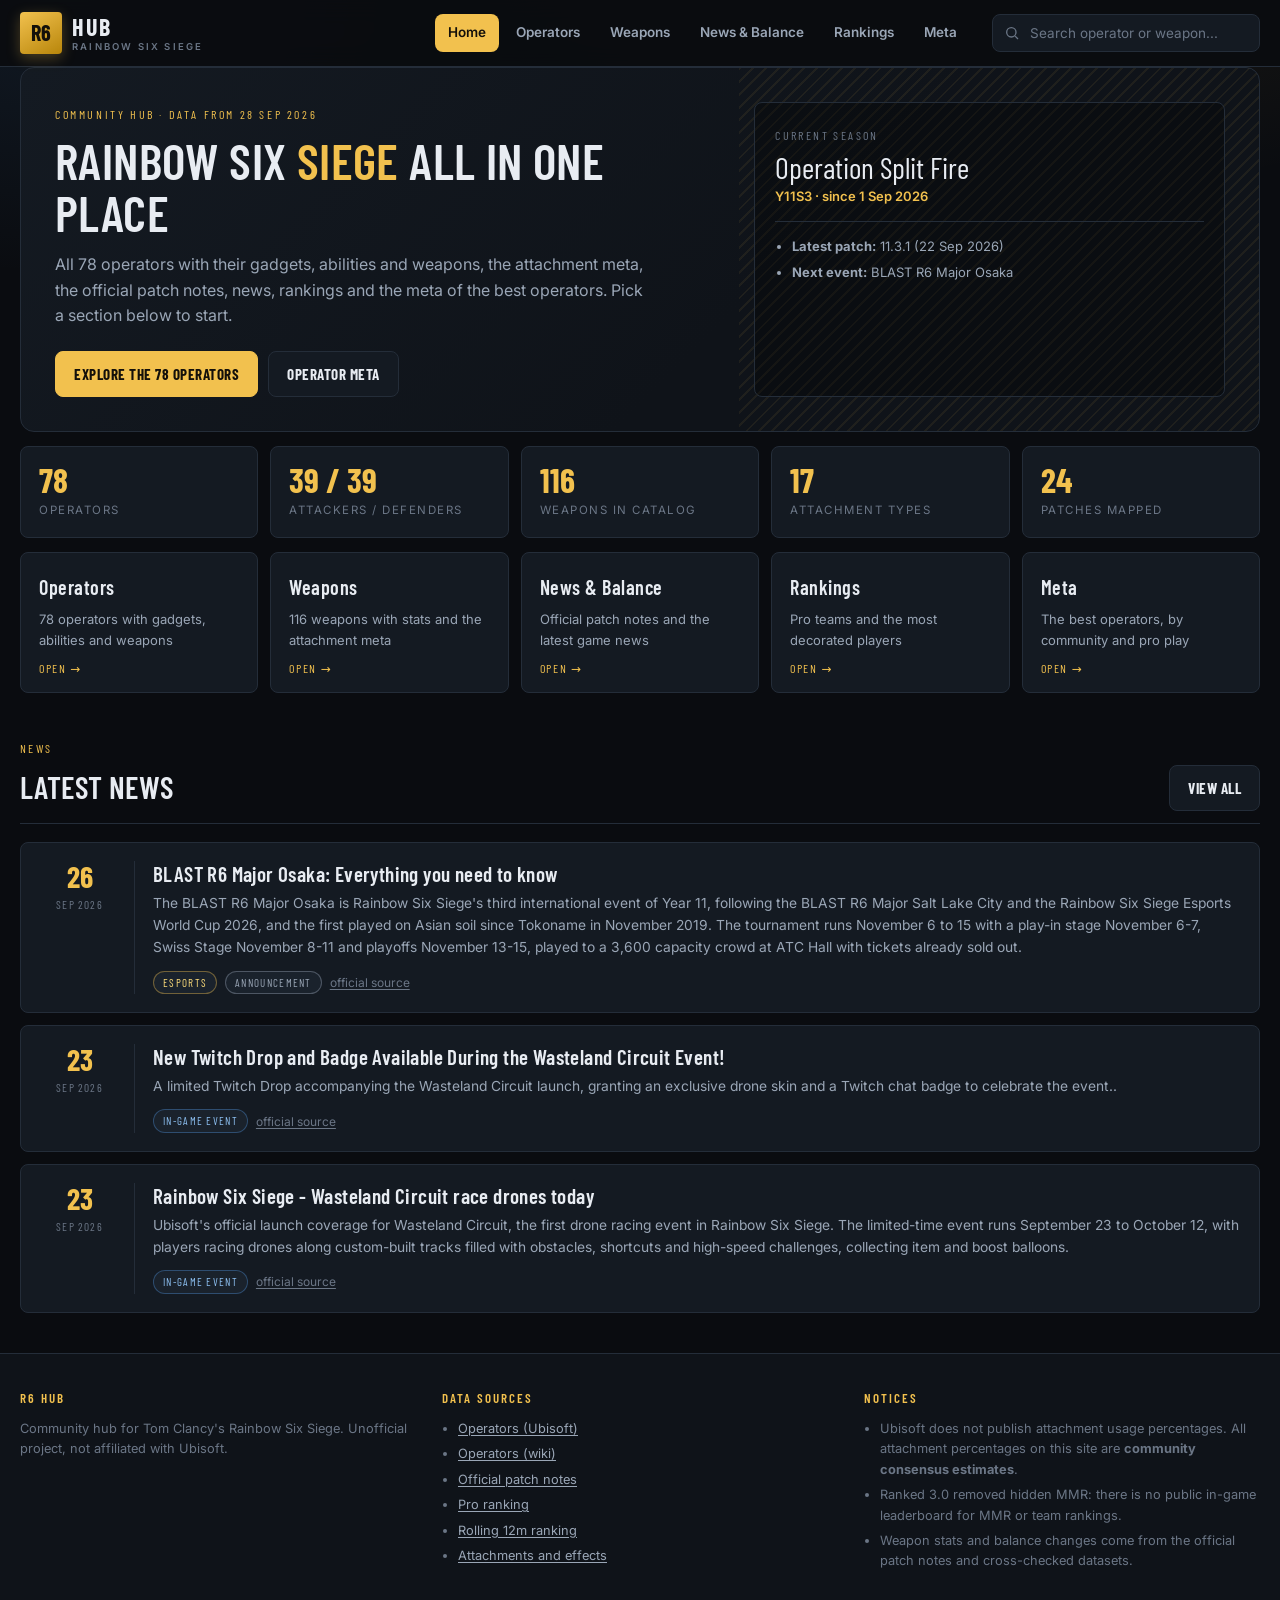
<file: index.html>
<!DOCTYPE html>
<html lang="en">
<head>
<meta charset="utf-8">
<meta name="viewport" content="width=device-width, initial-scale=1">
<title>R6-HUB</title>
<meta name="description" content="Rainbow Six Siege hub: all 78 operators with primary gadget, secondary gadgets, unique ability and weapons; estimated attachment usage; news, balance changes and rankings.">
<meta name="color-scheme" content="dark">
<link rel="preconnect" href="https://fonts.googleapis.com">
<link rel="preconnect" href="https://fonts.gstatic.com" crossorigin>
<link href="https://fonts.googleapis.com/css2?family=Barlow+Condensed:wght@500;600;700&family=Inter:wght@400;500;600;700&display=swap" rel="stylesheet">
<link rel="stylesheet" href="assets/css/styles.css">
</head>
<body>

<a class="skip" href="#main">Skip to content</a>

<header class="topbar" id="topbar">
  <div class="wrap topbar-inner">
    <a class="brand" href="#/" aria-label="R6-HUB - home">
      <span class="brand-mark" aria-hidden="true">R6</span>
      <span class="brand-text">HUB<em>Rainbow Six Siege</em></span>
    </a>

    <nav class="nav" id="nav" aria-label="Main navigation">
      <a href="#/"          data-nav="/">Home</a>
      <a href="#/agentes"   data-nav="agentes">Operators</a>
      <a href="#/armas"     data-nav="armas">Weapons</a>
      <a href="#/noticias"  data-nav="noticias">News &amp; Balance</a>
      <a href="#/rankings"  data-nav="rankings">Rankings</a>
      <a href="#/tiers"     data-nav="tiers">Meta</a>
    </nav>

    <form class="search" id="search" role="search" autocomplete="off">
      <svg viewBox="0 0 24 24" aria-hidden="true"><path d="M21 21l-4.3-4.3M11 18a7 7 0 110-14 7 7 0 010 14z"/></svg>
      <input type="search" id="search-input" placeholder="Search operator or weapon..." aria-label="Search operator or weapon">
    </form>

    <button class="burger" id="burger" aria-label="Open menu" aria-expanded="false"><span></span><span></span><span></span></button>
  </div>

  <div class="search-results" id="search-results" hidden></div>
</header>

<main id="main" class="wrap"></main>

<footer class="footer">
  <div class="wrap footer-inner">
    <div class="footer-col">
      <h4>R6 HUB</h4>
      <p>Community hub for Tom Clancy's Rainbow Six Siege. Unofficial project, not affiliated with Ubisoft.</p>
    </div>
    <div class="footer-col">
      <h4>Data sources</h4>
      <ul id="footer-sources"></ul>
    </div>
    <div class="footer-col">
      <h4>Notices</h4>
      <ul>
        <li>Ubisoft does not publish attachment usage percentages. All attachment percentages on this site are <strong>community consensus estimates</strong>.</li>
        <li>Ranked 3.0 removed hidden MMR: there is no public in-game leaderboard for MMR or team rankings.</li>
        <li>Weapon stats and balance changes come from the official patch notes and cross-checked datasets.</li>
      </ul>
    </div>
  </div>
</footer>

<script src="assets/js/config.js"></script>
<script src="assets/js/data/operators.js"></script>
<script src="assets/js/data/weapons.js"></script>
<script src="assets/js/data/rankings.js"></script>
<script src="assets/js/data/tiers.js"></script>
<script src="assets/js/data/patchnotes.js"></script>
<script src="assets/js/data/news.js"></script>
<script src="assets/js/helpers.js"></script>
<script src="assets/js/ui.js"></script>
<script src="assets/js/pages.js"></script>
<script src="assets/js/app.js"></script>
</body>
</html>
</file>
<file: assets/css/styles.css>
/* =========================================================
   R6 HUB - stylesheet
   Theme: dark tactical, gold accents (R6 identity)

   HOW THIS FILE IS ORGANIZED
     1. All colors and sizes live in the :root block at the top.
        To change the look of the whole site, edit only there.
     2. Each section is separated by a comment naming the part of
        the screen it styles. Find the part you want and edit there.
     3. Class names are kept in their original form (mostly
        Portuguese) so the HTML keeps matching the CSS.

   THINGS TO NEVER DELETE WITHOUT LOOKING FIRST
     - .avatar and .team-logo: the small image squares. If you put a
       logo in place of the drawing, the initials text must keep
       showing when the image fails to load.
     - .dots: the health and speed pips.
     - .pill: the colored category tags for news.
   ========================================================= */

/* =========================================================
   1. COLORS AND SIZES
   This is where the whole site's look is changed.
   ========================================================= */
:root {
  /* Backgrounds, from darkest to lightest */
  --fundo:        #0a0c10;
  --fundo-2:      #0f1319;
  --caixa:        #141a22;
  --caixa-2:      #1a222c;
  --linha:        #242d39;
  --linha-suave:  #1c242e;

  /* Text: normal, weaker and the weakest of all */
  --texto:        #e8ecf2;
  --texto-2:      #9aa6b6;
  --texto-3:      #6b7686;

  /* Accent colors */
  --dourado:      #f2c14e;   /* R6 brand color */
  --dourado-2:    #ffdd7a;
  --atacante:     #e2564a;
  --defensor:     #4d8fd6;
  --certo:        #4cc38a;
  --atencao:      #e8a33d;
  --erro:         #d9534f;

  /* The light versions of the colors, for text over dark backgrounds */
  --atacante-claro:  #ff8d82;
  --defensor-claro:  #8dc0f2;
  --certo-claro:     #7ee0b3;

  /* The colored borders of the tags */
  --borda-dourada:  rgba(242,193,78,.40);
  --borda-defensor: rgba(77,143,214,.40);
  --borda-certa:    rgba(76,195,138,.40);

  /* Rounded corners: small, medium and large */
  --canto-p: 4px;
  --canto-m: 8px;
  --canto-g: 14px;

  --sombra: 0 10px 30px rgba(0,0,0,.45);

  /* Maximum width of the site content */
  --largura: 1320px;

  --fonte-titulo: "Barlow Condensed", "Segoe UI", system-ui, sans-serif;
  --fonte-texto:  "Inter", "Segoe UI", system-ui, sans-serif;
}

* { box-sizing: border-box; }

html { scroll-behavior: smooth; }

body {
  margin: 0;
  background:
    radial-gradient(1100px 600px at 80% -10%, rgba(242,193,78,.10), transparent 60%),
    radial-gradient(900px 500px at 5% 0%, rgba(77,143,214,.10), transparent 55%),
    var(--fundo);
  color: var(--texto);
  font-family: var(--fonte-texto);
  font-size: 15px;
  line-height: 1.6;
  -webkit-font-smoothing: antialiased;
}

a { color: inherit; text-decoration: none; }
img, svg { max-width: 100%; }
button { font: inherit; cursor: pointer; }

.wrap { width: 100%; max-width: var(--largura); margin: 0 auto; padding: 0 20px; }

/* =========================================================
   2. TOP BAR (logo, menu, search, hamburger button)
   ========================================================= */

/* Shortcut to jump straight to the content, using the keyboard */
.skip {
  position: absolute; left: -9999px; top: 0; background: var(--dourado);
  color: #000; padding: 10px 16px; z-index: 200; font-weight: 700;
}
.skip:focus { left: 8px; top: 8px; }

/* The gold outline that appears when navigating with the keyboard */
:where(a, button, input, [tabindex]):focus-visible {
  outline: 2px solid var(--dourado);
  outline-offset: 2px;
}

.topbar {
  position: sticky; top: 0; z-index: 100;
  background: rgba(10,12,16,.92);
  backdrop-filter: blur(12px);
  border-bottom: 1px solid var(--linha);
}
.topbar-inner {
  display: flex; align-items: center; gap: 22px;
  height: 66px;
}

.brand { display: flex; align-items: center; gap: 10px; flex: 0 0 auto; }
.brand-mark {
  font-family: var(--fonte-titulo); font-weight: 700; font-size: 22px; letter-spacing: .5px;
  width: 42px; height: 42px; display: grid; place-items: center;
  background: linear-gradient(150deg, var(--dourado), #b8860b);
  color: #14100a; border-radius: var(--canto-p);
  box-shadow: 0 4px 14px rgba(242,193,78,.28);
}
.brand-text {
  font-family: var(--fonte-titulo); font-size: 24px; font-weight: 700;
  letter-spacing: 1.5px; line-height: 1;
  display: flex; flex-direction: column;
}
.brand-text em {
  font-style: normal; font-family: var(--fonte-texto);
  font-size: 9.5px; font-weight: 600; letter-spacing: 2.2px;
  color: var(--texto-3); text-transform: uppercase; margin-top: 3px;
}

.nav { display: flex; gap: 4px; margin-left: auto; }
.nav a {
  padding: 8px 13px; border-radius: var(--canto-m);
  font-size: 13.5px; font-weight: 600; color: var(--texto-2);
  white-space: nowrap; transition: .15s;
}
.nav a:hover { color: var(--texto); background: var(--caixa); }
.nav a.active { color: #14100a; background: var(--dourado); }

.search {
  display: flex; align-items: center; gap: 8px;
  background: var(--caixa); border: 1px solid var(--linha);
  border-radius: var(--canto-m); padding: 0 11px; height: 38px;
  min-width: 240px;
}
.search:focus-within { border-color: var(--dourado); }
.search svg { width: 16px; height: 16px; fill: none; stroke: var(--texto-3); stroke-width: 2; flex: 0 0 auto; }
.search input {
  background: none; border: 0; color: var(--texto);
  font: inherit; font-size: 13.5px; width: 100%; height: 100%;
}
.search input::placeholder { color: var(--texto-3); }
.search input:focus { outline: none; }
.search input::-webkit-search-cancel-button { filter: invert(.6); }

/* The results box that drops down under the search */
.search-results {
  position: absolute; left: 0; right: 0; top: 66px;
  background: var(--fundo-2); border-bottom: 1px solid var(--linha);
  box-shadow: var(--sombra); max-height: 70vh; overflow: auto;
}
.busca-grupo { padding: 10px 0; }
.busca-grupo + .busca-grupo { border-top: 1px solid var(--linha-suave); }
.busca-titulo {
  font-family: var(--fonte-titulo); font-size: 12px; letter-spacing: 1.6px;
  text-transform: uppercase; color: var(--texto-3); padding: 6px 20px;
}
.busca-item {
  display: flex; align-items: center; gap: 12px; width: 100%;
  padding: 9px 20px; background: none; border: 0; color: var(--texto);
  text-align: left; border-left: 2px solid transparent;
}
.busca-item:hover { background: var(--caixa); border-left-color: var(--dourado); }
.busca-item small { color: var(--texto-3); font-size: 12px; }
.busca-vazia { padding: 16px 20px; color: var(--texto-3); }

/* The ATK/DEF tag that appears in the search and operator cards */
.etiqueta-lado {
  font-family: var(--fonte-titulo); font-size: 10px; letter-spacing: 1px;
  padding: 1px 6px; border-radius: 3px; text-transform: uppercase; flex: 0 0 auto;
}
.etiqueta-lado.atk { background: rgba(226,86,74,.16); color: var(--atacante-claro); }
.etiqueta-lado.def { background: rgba(77,143,214,.16); color: var(--defensor-claro); }

.burger { display: none; background: none; border: 0; padding: 8px; }
.burger span { display: block; width: 22px; height: 2px; background: var(--texto); margin: 4px 0; border-radius: 2px; }

/* =========================================================
   3. BASE (headings, paragraphs, notices)
   ========================================================= */
main { padding: 34px 20px 70px; min-height: 70vh; }

h1, h2, h3, h4 { font-family: var(--fonte-titulo); font-weight: 600; letter-spacing: .4px; margin: 0; }
h1 { font-size: clamp(30px, 4.4vw, 50px); line-height: 1.04; text-transform: uppercase; }
h2 { font-size: clamp(22px, 2.6vw, 31px); text-transform: uppercase; }
h3 { font-size: 20px; }
p { margin: 0 0 12px; }

/* The header of each section: text on the left, button on the right */
.sec-head {
  display: flex; align-items: flex-end; gap: 14px;
  margin: 46px 0 18px; padding-bottom: 12px;
  border-bottom: 1px solid var(--linha);
}
.sec-head .etiqueta {
  font-family: var(--fonte-titulo); font-size: 12px; letter-spacing: 2.4px;
  text-transform: uppercase; color: var(--dourado); display: block; margin-bottom: 3px;
}
.sec-head p { color: var(--texto-2); font-size: 13.5px; margin: 6px 0 0; max-width: 72ch; }
.sec-head .empurra { margin-left: auto; }

/* The small text above the big title */
.eyebrow {
  font-family: var(--fonte-titulo); font-size: 12px; letter-spacing: 2.6px;
  text-transform: uppercase; color: var(--dourado);
}

.muted { color: var(--texto-2); }
.small { font-size: 12.5px; }
.mono { font-family: ui-monospace, "SFMono-Regular", Consolas, monospace; }

/* The notice box. Without "info" it is yellow; with "info", blue. */
.notice {
  display: flex; gap: 12px; align-items: flex-start;
  background: rgba(232,163,61,.07); border: 1px solid rgba(232,163,61,.28);
  border-radius: var(--canto-m); padding: 14px 16px; font-size: 13px; color: #f0d5a6;
  margin: 18px 0;
}
.notice.info { background: rgba(77,143,214,.07); border-color: rgba(77,143,214,.28); color: #c3dcf5; }
.notice b { color: #fff; }
.aviso-icone { font-size: 16px; line-height: 1.3; flex: 0 0 auto; }

/* The screen shown when the search finds nothing */
.empty-state { text-align: center; padding: 60px 20px; color: var(--texto-3); }
.empty-state b { display: block; font-family: var(--fonte-titulo); font-size: 26px; color: var(--texto-2); margin-bottom: 6px; }

/* The breadcrumb trail: Home / Operators / Ash */
.crumbs {
  display: flex; align-items: center; gap: 8px; flex-wrap: wrap;
  font-size: 12.5px; color: var(--texto-3); margin-bottom: 18px;
}
.crumbs a { color: var(--texto-2); }
.crumbs a:hover { color: var(--dourado); }

/* =========================================================
   4. CLICKABLE BUTTONS AND TAGS
   ========================================================= */
.btn {
  display: inline-flex; align-items: center; gap: 8px;
  padding: 10px 18px; border-radius: var(--canto-m);
  font-family: var(--fonte-titulo); font-size: 15px; font-weight: 700;
  border: 1px solid var(--linha);
  background: var(--caixa); color: var(--texto);
  transition: .15s; text-transform: uppercase; letter-spacing: .5px;
}
.btn:hover { border-color: var(--dourado); color: var(--dourado); }
.btn.btn-primary { background: var(--dourado); color: #14100a; border-color: var(--dourado); }
.btn.btn-primary:hover { background: var(--dourado-2); color: #14100a; }

.chip {
  display: inline-flex; align-items: center; gap: 6px;
  padding: 6px 12px; border-radius: 999px;
  border: 1px solid var(--linha); background: var(--caixa);
  font-size: 12.5px; font-weight: 600; color: var(--texto-2);
  transition: .15s;
}
.chip:hover { border-color: var(--texto-3); color: var(--texto); }
.chip.on { background: var(--dourado); border-color: var(--dourado); color: #14100a; }

/* The "News / Balance" and "Teams / Solo" tabs */
.tabs { display: flex; gap: 6px; margin-bottom: 18px; border-bottom: 1px solid var(--linha); }
.tab {
  background: none; border: 0; border-bottom: 2px solid transparent;
  padding: 11px 18px; color: var(--texto-2); font-family: var(--fonte-titulo);
  font-size: 17px; letter-spacing: 1.2px; text-transform: uppercase; transition: .15s;
}
.tab:hover { color: var(--texto); }
.tab.on { color: var(--dourado); border-bottom-color: var(--dourado); }

/* =========================================================
   5. HOME PAGE
   ========================================================= */
.hero {
  display: grid; grid-template-columns: 1.35fr .95fr; gap: 30px;
  padding: 34px; margin-bottom: 12px;
  background: linear-gradient(135deg, var(--caixa) 0%, var(--fundo-2) 60%);
  border: 1px solid var(--linha); border-radius: var(--canto-g);
  position: relative; overflow: hidden;
}
.hero::after {
  content: ""; position: absolute; inset: 0 0 0 auto; width: 42%;
  background:
    repeating-linear-gradient(135deg, rgba(242,193,78,.07) 0 2px, transparent 2px 9px);
  pointer-events: none;
}
.hero h1 { margin: 8px 0 14px; }
.hero h1 span { color: var(--dourado); }
.hero p.lead { font-size: 16px; color: var(--texto-2); max-width: 60ch; }
.hero-acoes { display: flex; gap: 10px; flex-wrap: wrap; margin-top: 22px; }

/* The card on the right, with the current season */
.season-card {
  background: rgba(0,0,0,.32); border: 1px solid var(--linha);
  border-radius: var(--canto-m); padding: 20px; position: relative; z-index: 1;
}
.season-card .sc-label {
  font-family: var(--fonte-titulo); font-size: 12px; letter-spacing: 2.4px;
  text-transform: uppercase; color: var(--texto-3);
}
.season-card .sc-name {
  font-family: var(--fonte-titulo); font-size: 30px; line-height: 1.1; margin: 4px 0 2px;
}
.season-card .sc-date { color: var(--dourado); font-size: 13px; font-weight: 600; }
.season-card hr { border: 0; border-top: 1px solid var(--linha); margin: 14px 0; }
.season-card ul { margin: 0; padding-left: 17px; color: var(--texto-2); font-size: 13px; }
.season-card li { margin-bottom: 5px; }

/* The big numbers: 78 operators, 116 weapons and so on */
.stats {
  display: grid; grid-template-columns: repeat(auto-fit, minmax(150px, 1fr));
  gap: 12px; margin: 14px 0 4px;
}
.stat {
  background: var(--caixa); border: 1px solid var(--linha);
  border-radius: var(--canto-m); padding: 16px 18px;
}
.stat b {
  display: block; font-family: var(--fonte-titulo); font-size: 34px; line-height: 1;
  color: var(--dourado);
}
.stat span { font-size: 11.5px; letter-spacing: 1.5px; text-transform: uppercase; color: var(--texto-3); }

/* Two columns side by side on the home page */
.two-col { display: grid; grid-template-columns: 1.6fr 1fr; gap: 16px; align-items: start; }
.home-grid { display: grid; grid-template-columns: repeat(auto-fit, minmax(300px, 1fr)); gap: 14px; }

/* The 6 ranking positions on the home page */
.rank-teaser { display: grid; gap: 8px; }
.rank-teaser .rt {
  display: flex; align-items: center; gap: 12px; padding: 10px 12px;
  background: var(--fundo-2); border: 1px solid var(--linha-suave); border-radius: var(--canto-p);
}
.rank-teaser .rt .p { font-family: var(--fonte-titulo); font-size: 19px; color: var(--texto-3); width: 24px; }
.rank-teaser .rt .n { font-weight: 600; font-size: 14px; }
.rank-teaser .rt .r { font-size: 11.5px; color: var(--texto-3); }

/* =========================================================
   6. FILTER BAR
   ========================================================= */
.toolbar {
  display: flex; flex-wrap: wrap; gap: 10px; align-items: center;
  background: var(--caixa); border: 1px solid var(--linha);
  border-radius: var(--canto-m); padding: 12px 14px; margin-bottom: 18px;
}
.filtro-rotulo {
  font-family: var(--fonte-titulo); font-size: 12px; letter-spacing: 1.8px;
  text-transform: uppercase; color: var(--texto-3); margin-right: 2px;
}
.toolbar .divider { width: 1px; height: 22px; background: var(--linha); }
select, .filtro-campo {
  background: var(--fundo-2); color: var(--texto); border: 1px solid var(--linha);
  border-radius: var(--canto-p); padding: 7px 10px; font: inherit; font-size: 13px;
}
select:focus, .filtro-campo:focus { border-color: var(--dourado); outline: none; }
.filtro-contagem { margin-left: auto; font-size: 12.5px; color: var(--texto-3); }
.filtro-contagem b { color: var(--dourado); font-family: var(--fonte-titulo); font-size: 17px; }

/* =========================================================
   7. CARDS (operators and weapons)
   ========================================================= */
.grid-ops {
  display: grid; gap: 12px;
  grid-template-columns: repeat(auto-fill, minmax(255px, 1fr));
}
.grid-weapons {
  display: grid; gap: 12px;
  grid-template-columns: repeat(auto-fill, minmax(232px, 1fr));
}

.card {
  display: flex; flex-direction: column;
  background: var(--caixa); border: 1px solid var(--linha);
  border-radius: var(--canto-m); overflow: hidden;
  transition: transform .15s, border-color .15s, box-shadow .15s;
  position: relative;
}
.card:hover { transform: translateY(-3px); border-color: var(--texto-3); box-shadow: var(--sombra); }

/* The 3px colored bar on the left edge of the card */
.card::before {
  content: ""; position: absolute; left: 0; top: 0; bottom: 0; width: 3px;
}
.card.atk::before { background: var(--atacante); }
.card.def::before { background: var(--defensor); }

.card-top {
  display: flex; align-items: flex-start; gap: 12px; padding: 14px 14px 12px;
}

/* The 52px square with the operator drawing.
   The <span> with the initials sits in the same grid cell as the <img>,
   so the image covers the text. If the SVG fails to load, onerror
   removes the image and the initials show through. */
.avatar {
  width: 52px; height: 52px; flex: 0 0 auto; border-radius: var(--canto-m);
  display: grid; place-items: center; overflow: hidden;
  font-family: var(--fonte-titulo); font-size: 23px; font-weight: 700;
  background: linear-gradient(150deg, #26303d, #171d25);
  border: 1px solid var(--linha); color: var(--texto);
}
.card.atk .avatar { background: linear-gradient(150deg, #3a1f1c, #1d1412); }
.card.def .avatar { background: linear-gradient(150deg, #172c40, #121a22); }
.avatar > * { grid-area: 1 / 1; }
.avatar img { width: 100%; height: 100%; object-fit: cover; display: block; }

.card-title { min-width: 0; flex: 1; }
.card-title h3 {
  font-size: 19px; letter-spacing: .5px; white-space: nowrap;
  overflow: hidden; text-overflow: ellipsis;
}
.card-title .sub {
  font-size: 11.5px; color: var(--texto-3); letter-spacing: .4px;
  white-space: nowrap; overflow: hidden; text-overflow: ellipsis;
}

/* The ATK / DEF tag in the card corner */
.side-badge {
  font-family: var(--fonte-titulo); font-size: 10.5px; letter-spacing: 1.4px;
  text-transform: uppercase; padding: 2px 7px; border-radius: 3px; flex: 0 0 auto;
}
.side-badge.atk { background: rgba(226,86,74,.16); color: var(--atacante-claro); }
.side-badge.def { background: rgba(77,143,214,.16); color: var(--defensor-claro); }

.card-body { padding: 0 14px 12px; }
.gadget-line {
  font-size: 12.8px; color: var(--texto-2);
  border-top: 1px solid var(--linha-suave); padding-top: 9px; margin-top: 2px;
}
.gadget-line b {
  display: block; font-size: 11px; font-weight: 600;
  letter-spacing: 1.4px; text-transform: uppercase; color: var(--texto-3); margin-bottom: 2px;
}

.card-foot {
  margin-top: auto; display: flex; align-items: center; gap: 8px;
  padding: 10px 14px; border-top: 1px solid var(--linha-suave); background: rgba(0,0,0,.16);
}
.stat-mini { display: inline-flex; align-items: center; gap: 5px; font-size: 12px; color: var(--texto-2); }
.stat-mini i { font-style: normal; font-size: 10px; letter-spacing: 1px; color: var(--texto-3); text-transform: uppercase; }

/* The health and speed pips: 3 at most */
.dots { display: inline-flex; gap: 2.5px; }
.dots b { width: 5px; height: 11px; border-radius: 1px; background: var(--linha); display: block; }
.dots b.on { background: var(--dourado); }
.dots.atk b.on { background: var(--atacante); }
.dots.def b.on { background: var(--defensor); }

.card-foot .empurra {
  margin-left: auto; font-size: 11.5px; color: var(--texto-3);
  letter-spacing: 1.2px; text-transform: uppercase; font-family: var(--fonte-titulo);
}

/* The 4 number boxes on a weapon card: damage, rpm, magazine, slots */
.spec-row {
  display: grid; grid-template-columns: repeat(4, 1fr); gap: 6px;
  padding: 10px 14px; border-top: 1px solid var(--linha-suave);
}
.spec { text-align: center; }
.spec b { display: block; font-family: var(--fonte-titulo); font-size: 16px; color: var(--texto); line-height: 1.1; }
.spec span { font-size: 9.5px; letter-spacing: 1.1px; text-transform: uppercase; color: var(--texto-3); }

.w-card .wc-type {
  font-family: var(--fonte-titulo); font-size: 11px; letter-spacing: 1.8px;
  text-transform: uppercase; color: var(--dourado);
}
.meta-flag {
  display: inline-flex; align-items: center; gap: 5px; font-size: 10.5px;
  letter-spacing: 1px; text-transform: uppercase; font-family: var(--fonte-titulo);
  color: var(--atencao);
}

/* The weapon drawing: a 16:9 banner on top of the card. The weapon
   type is written in the same grid cell as the image, so it shows
   through if the drawing is missing (a weapon not drawn yet). */
.w-art {
  position: relative; display: grid; place-items: center;
  aspect-ratio: 16 / 9; overflow: hidden;
  background: linear-gradient(120deg, #171d25, #0f1319);
  border-bottom: 1px solid var(--linha-suave);
}
.w-art > * { grid-area: 1 / 1; }
.w-art img { width: 100%; height: 100%; object-fit: cover; display: block; }
.w-art-txt {
  font-family: var(--fonte-titulo); font-weight: 700; font-size: 13px;
  letter-spacing: 3px; text-transform: uppercase; color: var(--texto-3);
}

/* =========================================================
   8. SINGLE OPERATOR PAGE
   ========================================================= */
.detail-hero {
  display: grid; grid-template-columns: auto 1fr; gap: 22px;
  background: linear-gradient(120deg, var(--caixa), var(--fundo-2));
  border: 1px solid var(--linha); border-left: 4px solid var(--linha);
  border-radius: var(--canto-g); padding: 24px; margin-bottom: 22px;
}
.detail-hero.atk { border-left-color: var(--atacante); }
.detail-hero.def { border-left-color: var(--defensor); }
.detail-hero .avatar { width: 92px; height: 92px; font-size: 40px; }
.detail-hero h1 { font-size: clamp(28px, 4vw, 44px); }

/* The weapon page uses the drawing as a full-width banner on top. */
.detail-hero.detail-weapon { grid-template-columns: 1fr; }
.detail-hero.detail-weapon .w-art { border: 1px solid var(--linha); border-radius: var(--canto-m); }

.badges { display: flex; flex-wrap: wrap; gap: 7px; margin: 12px 0 14px; }
.badge {
  font-size: 11.5px; font-weight: 600; letter-spacing: .4px;
  padding: 4px 10px; border-radius: 999px;
  background: var(--caixa-2); border: 1px solid var(--linha); color: var(--texto-2);
}
.badge b { color: var(--texto); }
.badge.gold { border-color: var(--borda-dourada); color: var(--dourado-2); }

/* The boxes with a title and a divider line (gadget, weapon, lists) */
.panes { display: grid; gap: 14px; grid-template-columns: repeat(2, 1fr); }
.pane {
  background: var(--caixa); border: 1px solid var(--linha);
  border-radius: var(--canto-m); padding: 18px;
}
.pane.full { grid-column: 1 / -1; }
.pane h3 {
  display: flex; align-items: center; gap: 9px; margin-bottom: 12px;
  font-size: 13px; letter-spacing: 2px; text-transform: uppercase; color: var(--dourado);
}
.pane h3::after { content: ""; flex: 1; height: 1px; background: var(--linha); }
.pane p { font-size: 14px; color: var(--texto-2); }
.pane .lead-big { font-size: 15px; color: var(--texto); }

.gadget-box {
  background: var(--fundo-2); border: 1px solid var(--linha);
  border-left: 3px solid var(--dourado); border-radius: var(--canto-p);
  padding: 13px 15px; margin-bottom: 10px;
}
.gadget-box h4 { font-size: 17px; color: var(--texto); margin-bottom: 4px; }
.gadget-box p { margin: 0; font-size: 13.5px; }
.gadget-box.unique { border-left-color: var(--defensor); }

/* The list of secondary gadgets and of attachment slots */
.sec-list { list-style: none; margin: 0; padding: 0; }
.sec-list li {
  display: flex; gap: 10px; align-items: flex-start;
  padding: 9px 0; border-bottom: 1px dashed var(--linha-suave); font-size: 13.5px;
}
.sec-list li:last-child { border-bottom: 0; }
.sec-list .gadget-icone {
  width: 22px; height: 22px; flex: 0 0 auto; border-radius: 4px;
  background: var(--caixa-2); border: 1px solid var(--linha);
  display: grid; place-items: center; font-size: 10px; color: var(--dourado);
  font-family: var(--fonte-titulo);
}
.sec-list b { display: block; }
.sec-list small { color: var(--texto-3); font-size: 12.5px; }

/* =========================================================
   9. ATTACHMENT PERCENTAGE BARS
   ========================================================= */
.slot-block { margin-bottom: 16px; }
.slot-block:last-child { margin-bottom: 0; }
.slot-name {
  font-family: var(--fonte-titulo); font-size: 12px; letter-spacing: 1.8px;
  text-transform: uppercase; color: var(--texto-3); margin-bottom: 8px;
  display: flex; align-items: center; gap: 8px;
}
.bar { margin-bottom: 9px; }
.bar-top { display: flex; justify-content: space-between; font-size: 13px; margin-bottom: 4px; }
.bar-top b { font-weight: 600; }
.bar-top span { color: var(--dourado); font-family: var(--fonte-titulo); font-size: 15px; }
.bar-track { height: 7px; background: var(--fundo-2); border-radius: 4px; overflow: hidden; }
.bar-fill { height: 100%; background: linear-gradient(90deg, var(--dourado), #d99f1f); border-radius: 4px; }

/* The confidence tag (high / medium / low) */
.conf {
  font-size: 10px; letter-spacing: 1px; text-transform: uppercase;
  padding: 1px 5px; border-radius: 3px; border: 1px solid var(--linha);
  color: var(--texto-3); font-family: var(--fonte-titulo);
}
.conf.alta { color: var(--certo); border-color: rgba(76,195,138,.35); }
.conf.media { color: var(--atencao); border-color: rgba(232,163,61,.35); }
/* without this rule .conf would inherit the gold from .bar-top span */
.conf.baixa { color: var(--texto-3); }

/* =========================================================
   10. THE OPERATOR'S WEAPONS (the boxes that open and close)
   ========================================================= */
.weapon-rows { display: grid; gap: 10px; }
.wrow {
  border: 1px solid var(--linha); border-radius: var(--canto-p);
  background: var(--fundo-2); overflow: hidden;
}
.wrow-head {
  display: flex; align-items: center; gap: 10px; width: 100%;
  padding: 11px 14px; background: none; border: 0; color: var(--texto); text-align: left;
}
.wrow-head:hover { background: var(--caixa-2); }
.wrow-head .wname { font-family: var(--fonte-titulo); font-size: 17px; letter-spacing: .4px; }
.wrow-head .wtype {
  font-size: 10.5px; letter-spacing: 1.4px; text-transform: uppercase;
  color: var(--texto-3); border: 1px solid var(--linha); padding: 1px 6px; border-radius: 3px;
}
.wrow-head .empurra { margin-left: auto; color: var(--texto-3); font-size: 12px; }
.wrow-head .arrow { transition: transform .18s; color: var(--texto-3); }
.wrow.open .arrow { transform: rotate(90deg); }
.wrow-body { display: none; padding: 4px 14px 16px; border-top: 1px solid var(--linha-suave); }
.wrow.open .wrow-body { display: block; }
.wrow-stats {
  display: flex; gap: 18px; flex-wrap: wrap; font-size: 12.5px;
  color: var(--texto-2); padding: 12px 0;
}
.wrow-stats b { color: var(--texto); }

/* =========================================================
   11. NEWS
   ========================================================= */
.news-list { display: grid; gap: 12px; }
.news-card {
  display: grid; grid-template-columns: 96px 1fr; gap: 18px;
  background: var(--caixa); border: 1px solid var(--linha);
  border-radius: var(--canto-m); padding: 18px; transition: .15s;
}
.news-card:hover { border-color: var(--texto-3); }
.news-date {
  font-family: var(--fonte-titulo); text-align: center; border-right: 1px solid var(--linha);
  padding-right: 14px;
}
.news-date b { display: block; font-size: 30px; line-height: 1; color: var(--dourado); }
.news-date span { font-size: 11.5px; letter-spacing: 1.2px; text-transform: uppercase; color: var(--texto-3); }
.news-card h3 { font-size: 21px; margin-bottom: 6px; line-height: 1.2; }
.news-card p { font-size: 13.8px; color: var(--texto-2); }
.news-meta { display: flex; flex-wrap: wrap; gap: 8px; margin-top: 10px; align-items: center; }

/* The colored category and status tags.
   There are 5 colors for several categories, hence the groups. */
.pill {
  font-family: var(--fonte-titulo); font-size: 11px; letter-spacing: 1.3px;
  text-transform: uppercase; padding: 2px 9px; border-radius: 999px;
  background: var(--caixa-2); border: 1px solid var(--linha); color: var(--texto-2);
}
/* gold: esports, season launch, mixed changes */
.pill.esports, .pill.season-launch, .pill.mixed {
  border-color: var(--borda-dourada); color: var(--dourado-2);
}
/* blue: in-game events */
.pill.in-game-event { border-color: var(--borda-defensor); color: var(--defensor-claro); }
/* green: ranked, buffs and results */
.pill.ranked, .pill.buff, .pill.result {
  border-color: var(--borda-certa); color: var(--certo-claro);
}
/* red: nerfs */
.pill.nerf { border-color: rgba(217,83,79,.45); color: var(--atacante-claro); }
/* gray: announcements, community and pre-season */
.pill.announcement, .pill.community, .pill.preseason {
  border-color: rgba(154,166,182,.4); color: var(--texto-2);
}

/* =========================================================
   12. PATCH NOTES (the boxes that open and close)
   ========================================================= */
.patch {
  border: 1px solid var(--linha); border-radius: var(--canto-m);
  background: var(--caixa); margin-bottom: 10px; overflow: hidden;
}
.patch-head {
  display: flex; align-items: center; gap: 14px; width: 100%;
  padding: 15px 18px; background: none; border: 0; color: var(--texto); text-align: left;
}
.patch-head:hover { background: var(--caixa-2); }
.patch-ver {
  font-family: var(--fonte-titulo); font-size: 21px; letter-spacing: .5px;
  color: var(--dourado); min-width: 78px;
}
.patch-seen { font-size: 11.5px; color: var(--texto-3); letter-spacing: 1.2px; text-transform: uppercase; }
.patch-title { font-size: 14.5px; color: var(--texto-2); }
.patch-head .empurra { margin-left: auto; }
.patch-head .arrow { transition: transform .18s; color: var(--texto-3); flex: 0 0 auto; }
.patch.open .arrow { transform: rotate(90deg); }
.patch-body { display: none; padding: 0 18px 20px; }
.patch.open .patch-body { display: block; }

.patch-body h4 {
  font-size: 12px; letter-spacing: 1.8px; text-transform: uppercase;
  color: var(--dourado); margin: 18px 0 8px;
}
.patch-body h4:first-child { margin-top: 14px; }
.patch-body ul { margin: 0 0 8px; padding-left: 18px; font-size: 13.2px; color: var(--texto-2); }
.patch-body li { margin-bottom: 4px; }
.patch-body details summary {
  cursor: pointer; font-size: 12.5px; color: var(--texto-2);
  padding: 7px 11px; border: 1px solid var(--linha); border-radius: var(--canto-p);
  background: var(--fundo-2); list-style: none;
}
.patch-body details summary::before { content: "\25B8  "; color: var(--dourado); }
.patch-body details[open] summary::before { content: "\25BE  "; }
.patch-body details summary:hover { border-color: var(--dourado); }

/* =========================================================
   13. TABLES
   ========================================================= */
.tbl-scroll { overflow-x: auto; margin: 0 -18px; padding: 0 18px; }
table { width: 100%; border-collapse: collapse; font-size: 13.2px; }
th {
  text-align: left; font-family: var(--fonte-titulo); font-size: 11.5px;
  letter-spacing: 1.6px; text-transform: uppercase; color: var(--texto-3);
  padding: 8px 10px; border-bottom: 1px solid var(--linha); white-space: nowrap;
}
td { padding: 9px 10px; border-bottom: 1px solid var(--linha-suave); vertical-align: top; }
tr:last-child td { border-bottom: 0; }
tbody tr:hover { background: rgba(255,255,255,.02); }
td.num { font-family: var(--fonte-titulo); font-size: 17px; color: var(--texto-3); width: 46px; }

/* =========================================================
   14. RANKINGS
   ========================================================= */

/* The position column: gold, silver and bronze at the top */
.rank-medals b { font-family: var(--fonte-titulo); font-size: 22px; }
.rank-1 b { color: #ffd45e; } .rank-2 b { color: #d5dbe4; } .rank-3 b { color: #d19a63; }

/* The team cell: logo on the left, name and region on the right */
.team-cell { display: flex; align-items: center; gap: 10px; }

/* The 34px team square. If you put the official logo here,
   keep the initials showing when the image fails to load. */
.team-logo {
  width: 34px; height: 34px; border-radius: var(--canto-p); flex: 0 0 auto;
  display: grid; place-items: center; overflow: hidden;
  font-family: var(--fonte-titulo); font-size: 14px;
  background: var(--caixa-2); border: 1px solid var(--linha); color: var(--texto-2);
}
.team-logo img { width: 100%; height: 100%; object-fit: contain; }
.team-cell .tn { font-weight: 600; }
.team-cell .tr { font-size: 11.5px; color: var(--texto-3); }

.titles { margin: 4px 0 0; padding-left: 15px; font-size: 12.2px; color: var(--texto-2); }
.titles li { margin-bottom: 1px; }

/* The notice that there is no public MMR */
.mmr-na { color: var(--texto-3); font-size: 12px; font-style: italic; }

/* The small box that explains how to hook up a ranking API */
.expand-note {
  background: var(--fundo-2); border: 1px dashed var(--linha);
  border-radius: var(--canto-p); padding: 12px 14px; font-size: 12.5px; color: var(--texto-2);
}

/* Link to the original source (patch notes, standings, wiki) */
.src-link { color: var(--texto-3); font-size: 12px; text-decoration: underline; text-underline-offset: 2px; }
.src-link:hover { color: var(--dourado); }

/* =========================================================
   15. HOME TILES AND TIER LIST
   ========================================================= */

/* The row of links to each area of the site on the home page */
.tile-grid {
  display: grid; gap: 12px; margin: 14px 0 4px;
  grid-template-columns: repeat(auto-fit, minmax(220px, 1fr));
}
.tile {
  display: block; position: relative;
  background: var(--caixa); border: 1px solid var(--linha);
  border-radius: var(--canto-m); padding: 18px 18px 42px;
  transition: transform .15s, border-color .15s, box-shadow .15s;
}
.tile:hover { transform: translateY(-3px); border-color: var(--dourado); box-shadow: var(--sombra); }
.tile h3 { font-size: 20px; letter-spacing: .5px; margin-bottom: 6px; }
.tile p { font-size: 13px; color: var(--texto-2); margin: 0; }
.tile-go {
  position: absolute; left: 18px; bottom: 14px;
  font-family: var(--fonte-titulo); font-size: 12px; letter-spacing: 1.6px;
  text-transform: uppercase; color: var(--dourado);
}

/* A tier band: the letter block on the left, the operator chips on the right */
.tier-list { display: grid; gap: 12px; }
.tier-row {
  display: grid; grid-template-columns: 220px 1fr; gap: 18px;
  background: var(--caixa); border: 1px solid var(--linha);
  border-left: 4px solid var(--linha); border-radius: var(--canto-m); padding: 16px 18px;
}
.tier-row.tier-s { border-left-color: var(--atacante); }
.tier-row.tier-a { border-left-color: var(--atencao); }
.tier-row.tier-b { border-left-color: var(--defensor); }
.tier-row.tier-c { border-left-color: var(--texto-3); }
.tier-info .tier-letter {
  font-family: var(--fonte-titulo); font-size: 40px; line-height: 1;
  display: block; color: var(--dourado);
}
.tier-info .tier-title {
  font-family: var(--fonte-titulo); font-size: 15px; letter-spacing: 1.4px;
  text-transform: uppercase; color: var(--texto);
}
.tier-info p { font-size: 12.5px; color: var(--texto-2); margin: 8px 0 0; }
.tier-ops { display: flex; flex-wrap: wrap; gap: 8px; align-content: flex-start; }

/* One operator chip on the tier list */
.tier-op {
  display: flex; align-items: center; gap: 8px;
  background: var(--fundo-2); border: 1px solid var(--linha);
  border-radius: 999px; padding: 4px 12px 4px 4px; transition: .15s;
}
.tier-op:hover { border-color: var(--dourado); }
.tier-op-avatar {
  width: 30px; height: 30px; border-radius: 999px; overflow: hidden;
  display: grid; place-items: center; flex: 0 0 auto;
  font-family: var(--fonte-titulo); font-size: 13px; font-weight: 700;
  background: linear-gradient(150deg, #26303d, #171d25); color: var(--texto);
}
.tier-op.atk .tier-op-avatar { background: linear-gradient(150deg, #3a1f1c, #1d1412); }
.tier-op.def .tier-op-avatar { background: linear-gradient(150deg, #172c40, #121a22); }
.tier-op-avatar > * { grid-area: 1 / 1; }
.tier-op-avatar img { width: 100%; height: 100%; object-fit: cover; display: block; }
.tier-op-name { font-size: 13px; font-weight: 600; }
.tier-op-side {
  font-family: var(--fonte-titulo); font-size: 9.5px; letter-spacing: 1px;
  text-transform: uppercase; padding: 1px 5px; border-radius: 3px;
}
.tier-op-side.atk { background: rgba(226,86,74,.16); color: var(--atacante-claro); }
.tier-op-side.def { background: rgba(77,143,214,.16); color: var(--defensor-claro); }

/* =========================================================
   16. FOOTER
   ========================================================= */
.footer {
  border-top: 1px solid var(--linha); background: var(--fundo-2);
  padding: 34px 0; margin-top: 40px;
}
.footer-inner { display: grid; grid-template-columns: repeat(auto-fit, minmax(260px, 1fr)); gap: 26px; }
.footer h4 {
  font-size: 13px; letter-spacing: 2px; text-transform: uppercase;
  color: var(--dourado); margin-bottom: 10px;
}
.footer p, .footer li { font-size: 12.8px; color: var(--texto-3); }
.footer ul { margin: 0; padding-left: 16px; }
.footer li { margin-bottom: 5px; }
.footer a { color: var(--texto-2); text-decoration: underline; text-underline-offset: 2px; }
.footer a:hover { color: var(--dourado); }

/* =========================================================
   17. PHONE AND TABLET
   ========================================================= */
@media (max-width: 1080px) {
  .hero { grid-template-columns: 1fr; }
  .two-col { grid-template-columns: 1fr; }
  .panes { grid-template-columns: 1fr; }
}

@media (max-width: 900px) {
  .nav {
    position: fixed; inset: 66px 0 auto 0; flex-direction: column;
    background: var(--fundo-2); border-bottom: 1px solid var(--linha);
    padding: 10px 20px 18px; gap: 2px; margin: 0;
    display: none; box-shadow: var(--sombra);
  }
  .nav.open { display: flex; }
  .nav a { padding: 12px 14px; font-size: 15px; }
  .burger { display: block; order: 3; }
  .search { order: 2; margin-left: auto; min-width: 0; width: 42px; }
  .search:focus-within { width: 210px; }
  .search input { min-width: 0; }
  .search:not(:focus-within) input { display: none; }
  .brand { margin-right: auto; }
}

@media (max-width: 620px) {
  main { padding: 22px 16px 60px; }
  .hero { padding: 22px; }
  .detail-hero { grid-template-columns: 1fr; }
  .tier-row { grid-template-columns: 1fr; }
  .news-card { grid-template-columns: 1fr; }
  .news-date { border-right: 0; border-bottom: 1px solid var(--linha); padding: 0 0 10px; display: flex; align-items: baseline; gap: 8px; }
  .spec-row { grid-template-columns: repeat(2, 1fr); gap: 10px; }
  .toolbar { gap: 7px; }
  .toolbar .divider { display: none; }
}

/* Respects anyone who asked the system to avoid animations */
@media (prefers-reduced-motion: reduce) {
  * { animation: none !important; transition: none !important; }
  html { scroll-behavior: auto; }
}
</file>
